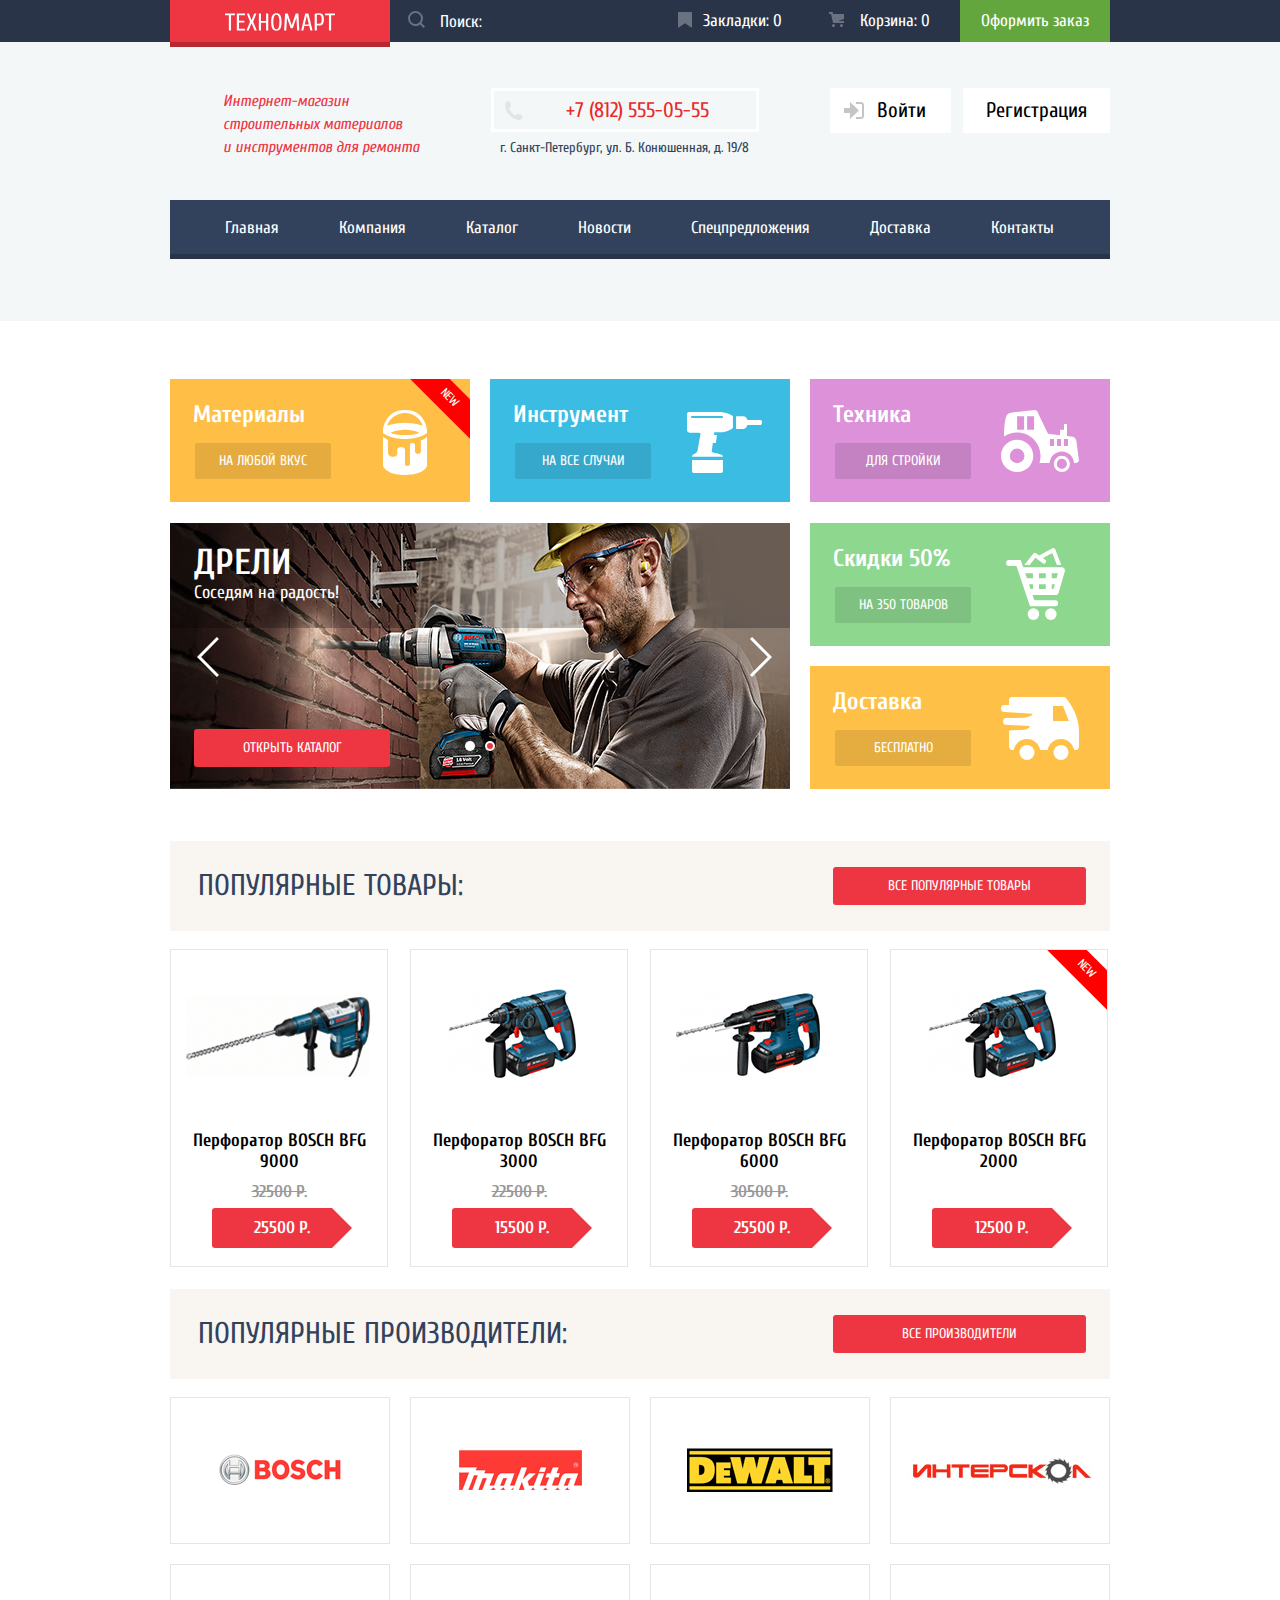
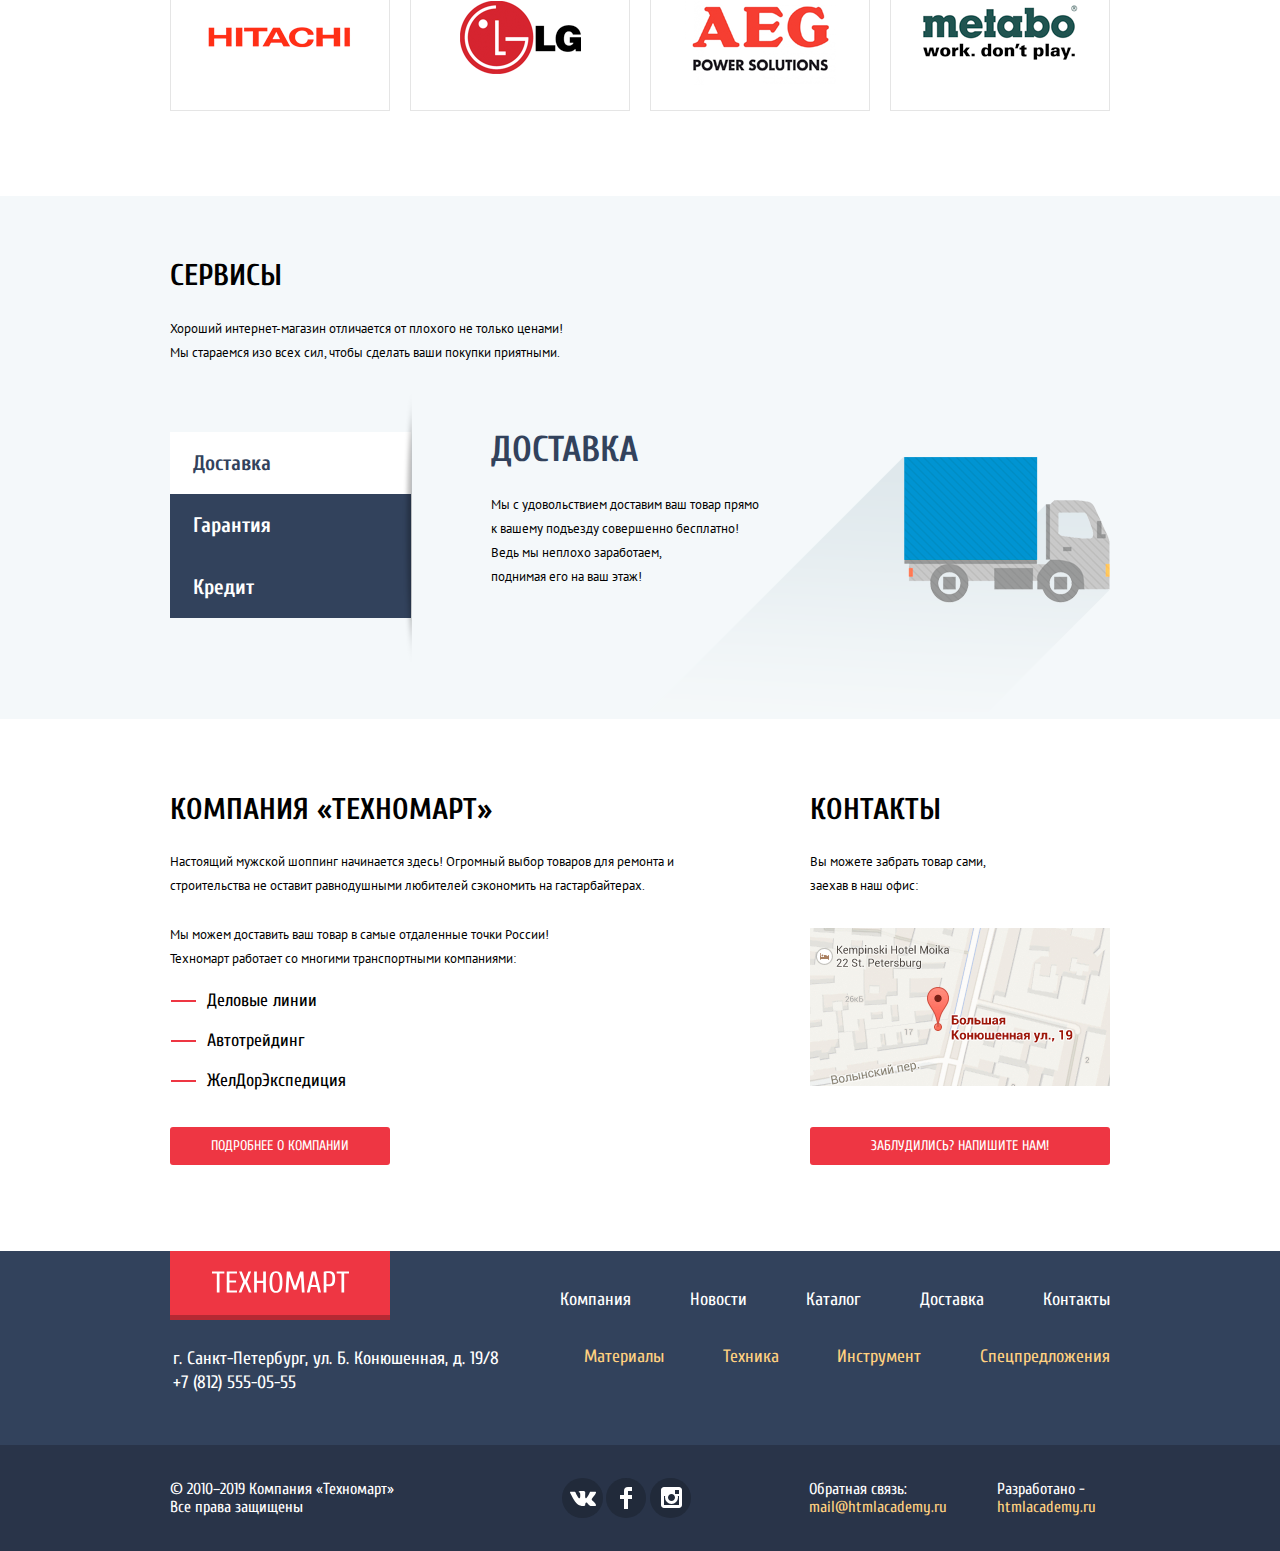
<file: index.html>
<!DOCTYPE html>
<html lang="ru">
  <head>
    <meta charset="utf-8">
    <title>HTML Academy: Техномарт</title>
    <link href="https://fonts.googleapis.com/css?family=Cuprum:400,400i,700%7CPT+Sans:400,700&amp;subset=cyrillic" rel="stylesheet">
    <link href="css/normalize.css" rel="stylesheet">
    <link href="css/styles.min.css" rel="stylesheet">
  </head>
  <body>
    <header class="main-header">
      <div class="controls-container">
        <div class="controls-header">
          <a href="index.html" class="logo" aria-label="логотип компании">
            <img src="img/logo-technomart.svg" width="110" height="18" alt="ТЕХНОМАРТ">
          </a>
          <form class="search-form" action="https://echo.htmlacademy.ru" method="post">
            <input id="search-items" class="input-search" name="search-data" type="text" placeholder="Поиск:">
            <label for="search-items" class="search-icon"></label>
          </form>
          <a href="bookmarks.html" class="bookmarks">Закладки: 0</a>
          <a href="cart.html" class="cart">Корзина: 0</a>
          <a href="makeorder.html" class="button button-order">Оформить заказ</a>
        </div>
      </div>
      <div class="header-container">
        <section class="intro-title">
          <h1 class="main-title">
            Интернет-магазин строительных материалов и инструментов для ремонта
          </h1>
          <div class="header-contacts">
            <span>+7 (812) 555-05-55</span>
            <address class="company-address">г. Санкт-Петербург, ул. Б. Конюшенная, д. 19/8</address>
          </div>
          <div class="user-control">
            <div class="user-info">
              <p>
                <a href="#" class="profile-button" aria-label="Профиль пользователя">
                  Равшан Джамшутович
                </a>
                <a href="#" class="exit-button" aria-label="Кпнока выхода"></a>
              </p>
              <p>
                <a href="#" class="user-link orders">Мои заказы</a>
                <a href="#" class="user-link account">Личный кабинет</a>
              </p>
            </div>
            <ul class="vertical-list log-in-out">
              <li><a class="button button-login" href="#"><span>Войти</span></a></li>
              <li><a class="button button-registration" href="#"><span>Регистрация</span></a></li>
            </ul>
          </div>
        </section>
        <nav class="main-navigation">
          <ul class="vertical-list site-navigation">
            <li><a href="#">Главная</a></li>
            <li><a href="#">Компания</a></li>
            <li><a href="catalog.html">Каталог</a></li>
            <li><a href="#">Новости</a></li>
            <li><a href="#">Спецпредложения</a></li>
            <li><a href="#">Доставка</a></li>
            <li><a href="#">Контакты</a></li>
          </ul>
        </nav>
      </div>
    </header>
    <main class="container">
      <div class="container-min-width">
        <section class="basic-services">
          <h2 class="visually-hidden">Основные товары и услуги</h2>
          <div class="services-container">
            <div class="service-card card-materials new-item">
              <p>Материалы</p>
              <a href="#" class="button">НА ЛЮБОЙ ВКУС</a>
            </div>
            <div class="service-card card-tools">
              <p>Инструмент</p>
              <a href="#" class="button">НА ВСЕ СЛУЧАИ</a>
            </div>
            <div class="service-card card-technics">
              <p>Техника</p>
              <a href="#" class="button">Для стройки</a>
            </div>
            <section class="services-slider">
              <input class="visually-hidden" type="radio" id="slider-1" name="slider-toggle">
              <input class="visually-hidden" type="radio" id="slider-2" name="slider-toggle" checked>
              <div class="slider-controls">
                <label class="slider-controls-item slider-controls-item--1" for="slider-1">Первый</label>
                <label class="slider-controls-item slider-controls-item--2" for="slider-2">Второй</label>
              </div>
              <button class="arrow arrow-left"><span class="visually-hidden">Предыдущее изображение</span></button>
              <button class="arrow arrow-right"><span class="visually-hidden">Следующее изображение</span></button>
              <ul class="slider-list">
                <li class="slider-item">
                  <h3>ПЕРФОРАТОРЫ</h3>
                  <p>Настоящие мужские игрушки</p>
                  <a href="catalog.html" class="button button-red button-catalog">ОТКРЫТЬ КАТАЛОГ</a>
                </li>
                <li class="slider-item">
                  <h3>ДРЕЛИ</h3>
                  <p>Соседям на радость!</p>
                  <a href="catalog.html" class="button button-red button-catalog">ОТКРЫТЬ КАТАЛОГ</a>
                </li>
              </ul>
            </section>
            <div>
              <div class="service-card card-discounts">
                <p>Скидки 50%</p>
                <a href="#" class="button">НА 350 ТОВАРОВ</a>
              </div>
              <div class="service-card card-delivery">
                <p>Доставка</p>
                <a href="#" class="button">БЕСПЛАТНО</a>
              </div>
            </div>
          </div>
        </section>
        <section class="popular-products">
          <div class="header-wrapper">
            <h2>ПОПУЛЯРНЫЕ ТОВАРЫ:</h2>
            <a href="#" class="button button-red">ВСЕ ПОПУЛЯРНЫЕ ТОВАРЫ</a>
          </div>
          <ul class="cards-list popular-list">
            <li class="catalog-item">
              <div class="actions">
                <a href="buyproduct.html" class="buy">Купить</a>
                <a href="#" class="bookmark">В закладки</a>
              </div>
              <img src="img/perforator_1.jpg" width="218" height="170" alt="Перфоратор BOSCH BFG 3000">
              <h3>
                <a href="catalog-item.html" class="card-item-name">
                  Перфоратор BOSCH BFG 9000
                </a>
              </h3>
              <span class="old-price">32500 Р.</span>
              <span class="current-price">25500 Р.</span>
            </li>
            <li class="catalog-item">
              <div class="actions">
                <a href="buyproduct.html" class="buy">Купить</a>
                <a href="#" class="bookmark">В закладки</a>
              </div>
              <img src="img/perforator_2.jpg" width="218" height="170" alt="Перфоратор BOSCH BFG 3000">
              <h3>
                <a href="catalog-item.html" class="card-item-name">
                  Перфоратор BOSCH BFG 3000
                </a>
              </h3>
              <span class="old-price">22500 Р.</span>
              <span class="current-price">15500 Р.</span>
            </li>
            <li class="catalog-item">
              <div class="actions">
                <a href="buyproduct.html" class="buy">Купить</a>
                <a href="#" class="bookmark">В закладки</a>
              </div>
              <img src="img/perforator_3.jpg" width="218" height="170" alt="Перфоратор BOSCH BFG 3000">
              <h3>
                <a href="catalog-item.html" class="card-item-name">
                  Перфоратор BOSCH BFG 6000
                </a>
              </h3>
              <span class="old-price">30500 Р.</span>
              <span class="current-price">25500 Р.</span>
            </li>
            <li class="catalog-item new-item">
              <div class="actions">
                <a href="buyproduct.html" class="buy">Купить</a>
                <a href="#" class="bookmark">В закладки</a>
              </div>
              <img src="img/perforator_4.jpg" width="218" height="170" alt="Перфоратор BOSCH BFG 3000">
              <h3>
                <a href="catalog-item.html" class="card-item-name">
                  Перфоратор BOSCH BFG 2000
                </a>
              </h3>
              <span class="old-price"></span>
              <span class="current-price">12500 Р.</span>
            </li>
          </ul>
        </section>
        <section class="popular-manufacturers">
          <div class="header-wrapper">
            <h2>ПОПУЛЯРНЫЕ ПРОИЗВОДИТЕЛИ:</h2>
            <a href="#" class="button button-red">ВСЕ ПРОИЗВОДИТЕЛИ</a>
          </div>
          <ul class="cards-list manufacturers-list">
            <li class="manufacturer-item"><a href="#" aria-label="Производитель бош"><img src="img/manufacturers/bosch.png"  width="126" height="37" alt="bosch"></a></li>
            <li class="manufacturer-item"><a href="#" aria-label="Производитель макита"><img src="img/manufacturers/makita.png" width="123" height="40" alt="makita"></a></li>
            <li class="manufacturer-item"><a href="#" aria-label="Производитель девальт"><img src="img/manufacturers/dewalt.png" width="146" height="44" alt="dewalt"></a></li>
            <li class="manufacturer-item"><a href="#" aria-label="Производитель интерскол"><img class="mb-10" src="img/manufacturers/interskol.png" width="200" height="88" alt="interskol"></a></li>
            <li class="manufacturer-item"><a href="#" aria-label="Производитель хитачи"><img src="img/manufacturers/hitachi.png"  width="169" height="31" alt="hitachi"></a></li>
            <li class="manufacturer-item"><a href="#" aria-label="Производитель лг"><img src="img/manufacturers/lg.png" width="121" height="73" alt="lg"></a></li>
            <li class="manufacturer-item"><a href="#" aria-label="Производитель аег"><img src="img/manufacturers/aeg.png" width="151" height="96" alt="aeg"></a></li>
            <li class="manufacturer-item"><a href="#" aria-label="Производитель метабо"><img class="mb-10" src="img/manufacturers/metabo.png" width="204" height="69" alt="metabo"></a></li>
          </ul>
        </section>
      </div>
      <section class="services">
        <div class="container-services container-min-width">
          <div class="services-header">
            <h2>СЕРВИСЫ</h2>
            <p>
              Хороший интернет-магазин отличается от плохого не только ценами!
              Мы стараемся изо всех сил, чтобы сделать ваши покупки приятными.
            </p>
          </div>
          <div class="services-content">
            <div id="content-toggle" class="content-toggle">
              <input class="visually-hidden radio-toggle" type="radio" id="delivery" name="content-type" value="delivery" checked><label for="delivery">Доставка</label>
              <input class="visually-hidden radio-toggle" type="radio" id="guarantee" name="content-type" value="guarantee"><label for="guarantee">Гарантия</label>
              <input class="visually-hidden radio-toggle" type="radio" id="credit" name="content-type" value="credit"><label for="credit">Кредит</label>
            </div>
            <div class="toggle services-delivery">
              <h3>ДОСТАВКА</h3>
              <p>
                Мы с удовольствием доставим ваш товар прямо
                к вашему подъезду совершенно бесплатно! Ведь мы неплохо заработаем, поднимая его на ваш этаж!
              </p>
            </div>
            <div class="toggle services-guarantee hidden">
              <h3>ГАРАНТИЯ</h3>
              <p>
                Если купленный у нас товар поломается или заискрит,
                а также в случае пожара, спровоцированного его возгаранием,  вы всегда можете быть уверены в нашей гарантии. Мы обменяем сгоревший товар на новый.
                Дом уж восстановите как-нибудь сами.
              </p>
            </div>
            <div class="toggle services-credit hidden">
              <h3>КРЕДИТ</h3>
              <p>
                Залезть в долговую яму стало проще!
                Кредитные консультанты придут вам на помощь.
              </p>
            </div>
          </div>
        </div>
      </section>
      <div class="container-min-width">
        <div class="info-about">
        <section class="about">
          <h2>КОМПАНИЯ «ТЕХНОМАРТ»</h2>
          <p>
            Настоящий мужской шоппинг начинается здесь! Огромный выбор товаров для ремонта и<br>
            строительства не оставит равнодушными любителей сэкономить на гастарбайтерах.<br>
          </p>
          <p>
            Мы можем доставить ваш товар в самые отдаленные точки России!<br>
            Техномарт работает со многими транспортными компаниями: <br>
          </p>
          <ul class="transport">
            <li>Деловые линии</li>
            <li>Автотрейдинг</li>
            <li>ЖелДорЭкспедиция</li>
          </ul>
          <a href="#" class="button button-red">ПОДРОБНЕЕ О КОМПАНИИ</a>
        </section>

        <section class="contacts-map">
          <h2>КОНТАКТЫ</h2>
          <p>
            Вы можете забрать товар сами,<br>
            заехав в наш офис:<br>
          </p>
          <a href="companyonmap.html" class="button-map" aria-label="Сервис карт">
            <img class="map-img" src="img/map.jpg" width="300" height="158" alt="г. Санкт-Петербург, ул. Б. Конюшенная, д. 19/8">
          </a>
          <a href="writeus.html" class="button button-red btn-write-us-open">Заблудились? Напишите нам!</a>
        </section>
      </div>
      </div>
    </main>
    <footer class="main-footer">
      <section class="footer-navigation">
        <div class="contacts-column">
          <a href="index.html" class="footer-logo" aria-label="Логотип компании">
            <img src="img/logo-technomart.svg" width="137" height="22" alt="ТЕХНОМАРТ">
          </a>
          <div class="footer-contacts">
            <address class="footer-address">г. Санкт-Петербург, ул. Б. Конюшенная, д. 19/8</address>
            <span>+7 (812) 555-05-55</span>
          </div>
        </div>
        <div class="navigation-column">
          <ul class="vertical-list site-nav">
            <li><a href="#">Компания</a></li>
            <li><a href="#">Новости</a></li>
            <li><a href="#">Каталог</a></li>
            <li><a href="#">Доставка</a></li>
            <li><a href="#">Контакты</a></li>
          </ul>
          <ul class="vertical-list site-offer">
            <li><a href="#">Материалы</a></li>
            <li><a href="#">Техника</a></li>
            <li><a href="#">Инструмент</a></li>
            <li><a href="#">Спецпредложения</a></li>
          </ul>
        </div>
      </section>
      <section class="footer-copyright">
        <div class="copyright-container">
          <div class="column-copyright">
            <span>© 2010–2019 Компания «Техномарт»</span>
            <span>Все права защищены</span>
          </div>
          <div class="column-socials">
            <ul class="vertical-list socials-links">
              <li class="icon-vk"><a href="#" aria-label="техномаркет вконтакте"><img src="img/icon-vk.svg" alt="Вконтакте" width="26" height="15"></a><span class="visually-hidden">Техномаркет вконтакте</span></li>
              <li class="icon-fb"><a href="#" aria-label="техномаркет на фейсбуке"><img src="img/icon-fb.svg" alt="Фейсбук" width="22" height="22"></a><span class="visually-hidden">Техномаркет на фейсбуке</span></li>
              <li class="icon-insta"><a href="#" aria-label="техномаркет в инстаграме"><img src="img/icon-insta.svg" alt="Инстаграм" width="21" height="21"><span class="visually-hidden">Техномаркет в инстаграме</span></a></li>
            </ul>
            <div class="developers-info">
              <span>Обратная связь:</span>
              <a href="mailto:mail@htmlacademy.ru" class="button" aria-label="Свяжитесь с нами">mail@htmlacademy.ru</a>
            </div>
            <div class="developers-info">
              <span>Разработано - </span>
              <a href="https://htmlacademy.ru/intensive/htmlcss" class="button" aria-label="Сайт разработчиков HTML Academy">htmlacademy.ru</a>
            </div>
          </div>
        </div>
      </section>
    </footer>

    <section class="modal modal-map">
      <h2 class="visually-hidden">Как до нас добраться</h2>
      <button class="modal-close" type="button"><span class="visually-hidden">Закрыть</span></button>
      <iframe src="https://www.google.com/maps/embed?pb=!1m18!1m12!1m3!1d1998.6037999040354!2d30.322010416394033!3d59.938716271971415!2m3!1f0!2f0!3f0!3m2!1i1024!2i768!4f13.1!3m3!1m2!1s0x4696310fca5ba729%3A0xea9c53d4493c879f!2sBolshaya+Konyushennaya+ul.%2C+19%2C+Sankt-Peterburg%2C+Russia%2C+191186!5e0!3m2!1sen!2s!4v1441888483426" width="940" height="447" allowfullscreen></iframe>
      <p><img src="img/modal-map.jpg" width="940" height="447" alt="Офис компании по адресу ул. Большая Конюшенная 19/8, Санкт-Петербург"></p>
    </section>

    <section class="modal modal-write-us">
      <h2 class="visually-hidden">Свяжитесь с нами</h2>
      <button class="modal-close" type="button"><span class="visually-hidden">Закрыть</span></button>
      <form class="write-us-form" action="https://echo.htmlacademy.ru" method="post">
        <fieldset class="form-data">
          <div class="users-data">
            <p>
              <label class="user-input-label" for="user-name">Ваше имя:</label>
              <input class="user-data-popup" id="user-name" type="text" name="user-name" placeholder="Имя Фамилия">
            </p>
            <p>
              <label class="user-input-label" for="user-email">Ваш e-mail:</label>
              <input class="user-data-popup" id="user-email" type="text" name="user-email" placeholder="email@example.com">
            </p>
          </div>
          <p class="letter-area">
            <label class="user-input-label" for="user-letter">Текст письма:</label>
            <textarea id="user-letter" class="user-letter" name="user-letter" placeholder="В свободной форме"></textarea>
          </p>
        </fieldset>
        <div class="submit-button">
          <button class="button button-red button-write-us" type="submit">Отправить</button>
        </div>
      </form>
    </section>

    <section class="modal modal-product-added">
      <p>
        <span>Товар добавлен в корзину!</span>
      </p>
      <button class="modal-close" type="button"><span class="visually-hidden">Закрыть</span></button>
      <div class="product-added-buttons">
        <a class="button button-red button-modal-order">ОФОРМИТЬ ЗАКАЗ</a>
        <button class="button continue-purchase" type="button">ПРОДОЛЖИТЬ ПОКУПКИ</button>
      </div>
    </section>
    <script src="js/scripts.min.js"></script>
  </body>
</html>
</file>
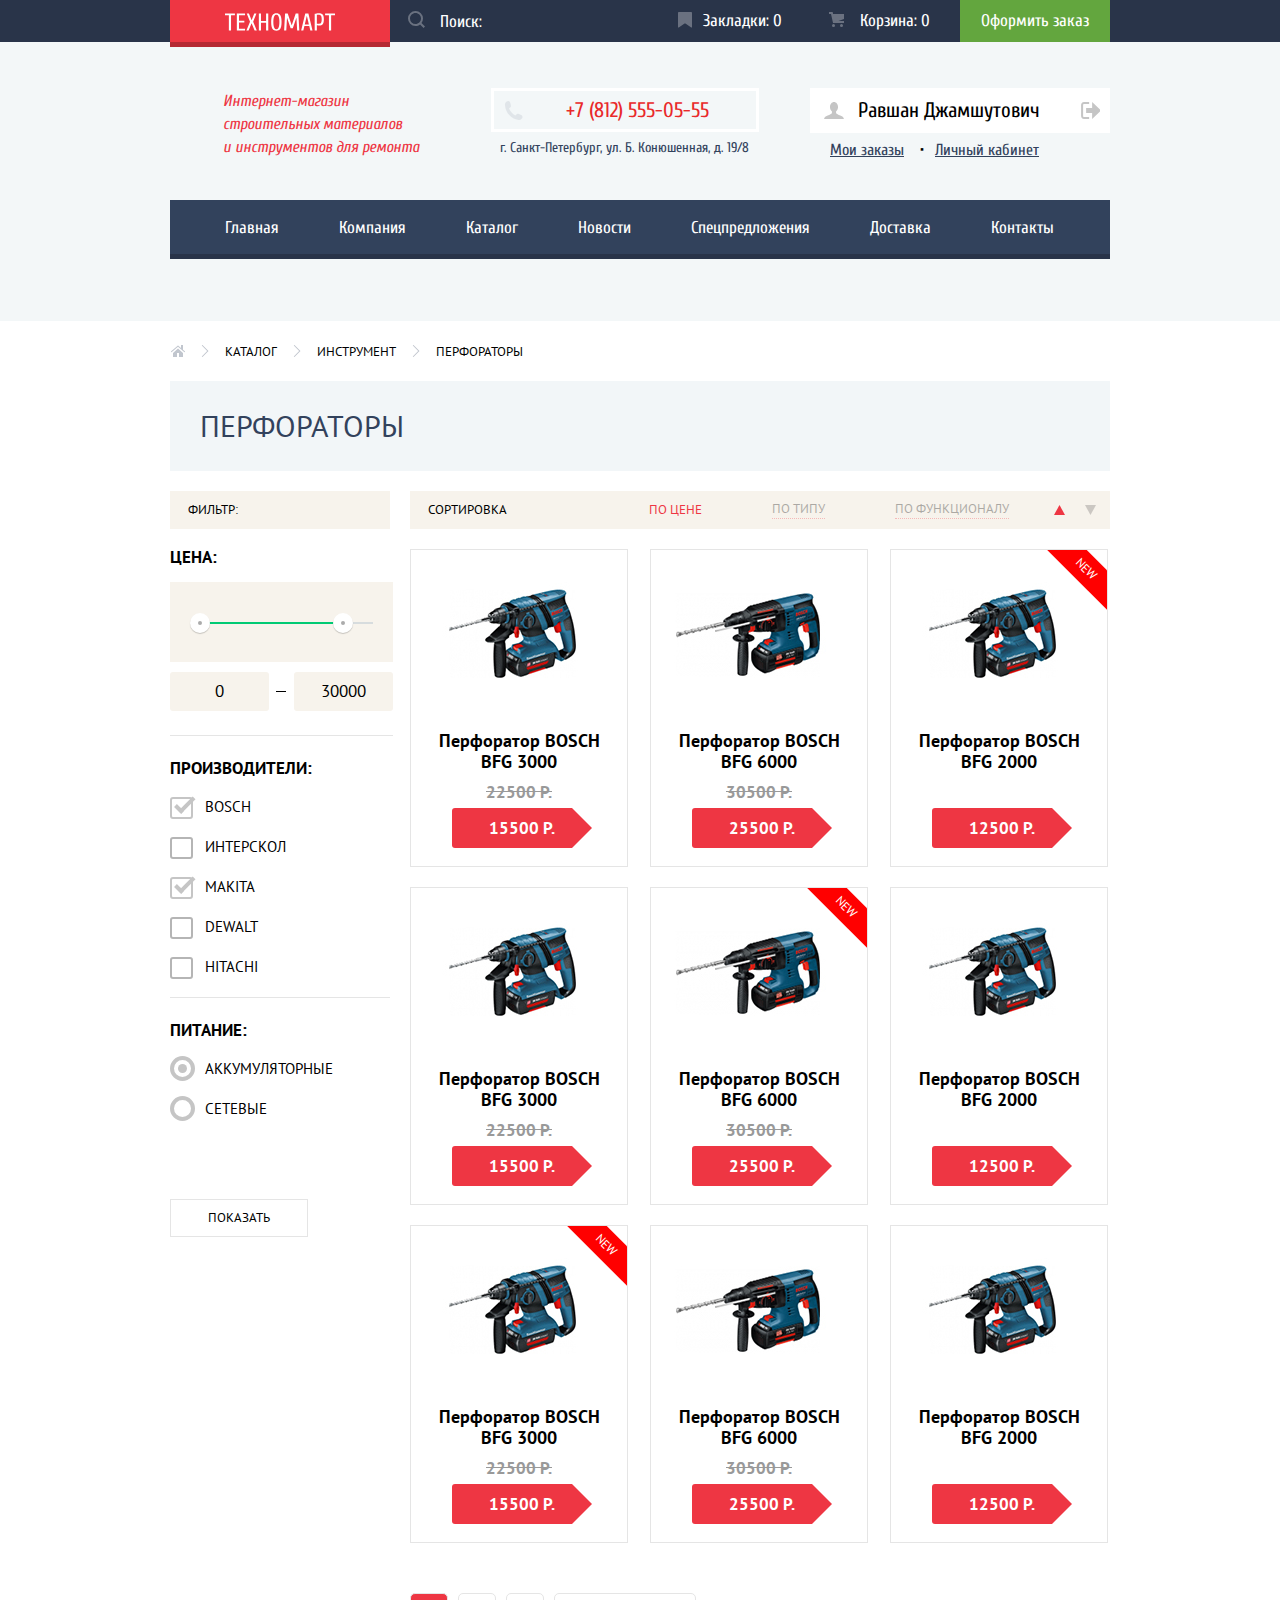
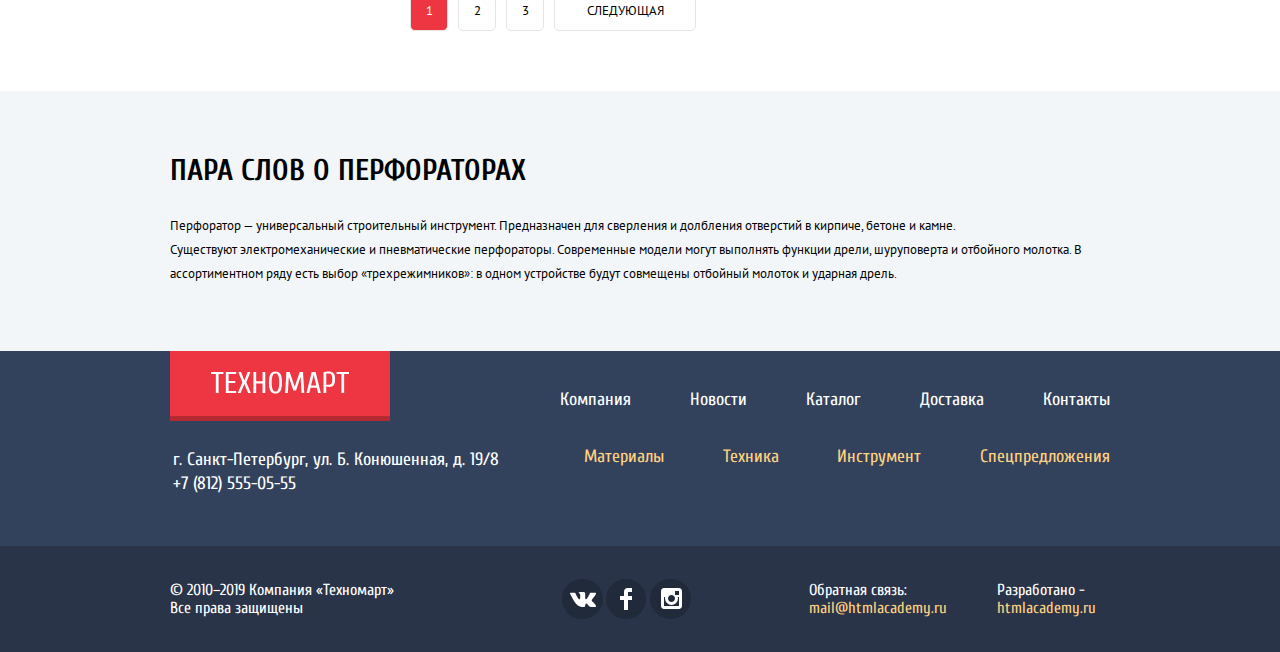
<file: catalog.html>
<!DOCTYPE html>
<html lang="en">
  <head>
    <meta charset="UTF-8">
    <title>Каталог</title>
    <link href="https://fonts.googleapis.com/css?family=Cuprum:400,400i,700%7CPT+Sans:400,700&amp;subset=cyrillic" rel="stylesheet">
    <link href="css/normalize.css" rel="stylesheet">
    <link href="css/styles.min.css" rel="stylesheet">
  </head>
  <body>
    <header class="main-header">
      <div class="controls-container">
        <div class="controls-header">
          <a href="index.html" class="logo" aria-label="логотип компании">
            <img src="img/logo-technomart.svg" width="110" height="18" alt="ТЕХНОМАРТ">
          </a>
          <form class="search-form" action="https://echo.htmlacademy.ru" method="post">
            <input id="search-items" class="input-search" name="search-data" type="text" placeholder="Поиск:">
            <label for="search-items" class="search-icon"></label>
          </form>
          <a href="bookmarks.html" class="bookmarks">Закладки: 0</a>
          <a href="cart.html" class="cart">Корзина: 0</a>
          <a href="makeorder.html" class="button button-order">Оформить заказ</a>
        </div>
      </div>
      <div class="header-container">
        <section class="intro-title">
          <h1 class="main-title">
            Интернет-магазин строительных материалов и инструментов для ремонта
          </h1>
          <div class="header-contacts">
            <span>+7 (812) 555-05-55</span>
            <address class="company-address">г. Санкт-Петербург, ул. Б. Конюшенная, д. 19/8</address>
          </div>
          <div class="user-control authorized">
            <div class="user-info">
              <p>
                <a href="#" class="profile-button" aria-label="Профиль пользователя">
                  Равшан Джамшутович
                </a>
                <a href="#" class="exit-button" aria-label="Кпнока выхода"></a>
              </p>
              <p>
                <a href="#" class="user-link orders">Мои заказы</a>
                <a href="#" class="user-link account">Личный кабинет</a>
              </p>
            </div>
            <ul class="vertical-list log-in-out">
              <li><a class="button button-login" href="#"><span>Войти</span></a></li>
              <li><a class="button button-registration" href="#"><span>Регистрация</span></a></li>
            </ul>
          </div>
        </section>
        <nav class="main-navigation">
          <ul class="vertical-list site-navigation">
            <li><a href="index.html">Главная</a></li>
            <li><a href="#">Компания</a></li>
            <li><a href="#">Каталог</a></li>
            <li><a href="#">Новости</a></li>
            <li><a href="#">Спецпредложения</a></li>
            <li><a href="#">Доставка</a></li>
            <li><a href="#">Контакты</a></li>
          </ul>
        </nav>
      </div>
    </header>
    <main class="container container-catalog">
      <div class="container-min-width">
        <ul class="breadcrumbs vertical-list">
          <li><a href="index.html"><img src="img/icon-home.svg" width="15" height="12" alt="Главная"></a></li>
          <li><a href="catalog.html">Каталог</a></li>
          <li><a href="#">Инструмент</a></li>
          <li class="breadcrumbs-current">ПЕРФОРАТОРЫ</li>
        </ul>
        <div class="header-wrapper catalog-name">
          <h2>ПЕРФОРАТОРЫ</h2>
        </div>
        <div class="filters-head">
          <div class="filter-name">
            ФИЛЬТР:
          </div>
          <div class="sort-types">
            <span>СОРТИРОВКА</span>
            <a href="#" class="sort-type active-sort"><span>ПО ЦЕНЕ</span></a>
            <a href="#" class="sort-type"><span>ПО ТИПУ</span></a>
            <a href="#" class="sort-type"><span>ПО ФУНКЦИОНАЛУ</span></a>
            <a href="#" class="sort-direction list-up active" aria-label="сортировка по убыванию"></a>
            <a href="#" class="sort-direction list-down" aria-label="сортировка по возрастанию"></a>
          </div>
        </div>
        <div class="main-content-wrapper">
          <section class="filters">
            <h2 class="visually-hidden">Фильтр товаров</h2>
            <form class="filter-form" action="https://echo.htmlacademy.ru" method="post">
              <fieldset class="filter price">
                <legend class="filter-legend">ЦЕНА:</legend>
                <div class="range-price">
                  <button type="button" class="range-toggle range-toggle-min"><span class="visually-hidden">левый ползунок цены</span></button>
                  <button type="button" class="range-toggle range-toggle-max"><span class="visually-hidden">правый ползунок цены</span></button>
                  <!--<input type="range">-->
                  <div class="scale">
                    <div class="bar"></div>
                  </div>
                  <!--<div class="range-toggle range-toggle-min"></div>-->
                  <!--<div class="range-toggle range-toggle-max"></div>-->
                </div>
                <div class="min-max-price">
                  <input type="text" value="0">
                  <input type="text" value="30000">
                </div>
              </fieldset>
              <fieldset class="filter producers">
                <legend class="filter-legend">ПРОИЗВОДИТЕЛИ:</legend>
                <ul class="controls-list">
                  <li>
                    <label>
                      <input class="visually-hidden filter-input filter-input-checkbox" type="checkbox" name="bosch" checked>
                      <span class="checkbox-indicator"></span>
                      <span class="checkbox-text">BOSCH</span>
                    </label>
                  </li>
                  <li>
                    <label>
                      <input class="visually-hidden filter-input filter-input-checkbox" type="checkbox" name="interskol">
                      <span class="checkbox-indicator"></span>
                      <span class="checkbox-text">ИНТЕРСКОЛ</span>
                    </label>
                  </li>
                  <li>
                    <label>
                      <input class="visually-hidden filter-input filter-input-checkbox" type="checkbox" name="makita" checked>
                      <span class="checkbox-indicator"></span>
                      <span class="checkbox-text">MAKITA</span>
                    </label>
                  </li>
                  <li>
                    <label>
                      <input class="visually-hidden filter-input filter-input-checkbox" type="checkbox" name="dewalt">
                      <span class="checkbox-indicator"></span>
                      <span class="checkbox-text">DEWALT</span>
                    </label>
                  </li>
                  <li>
                    <label>
                      <input class="visually-hidden filter-input filter-input-checkbox" type="checkbox" name="hitachi">
                      <span class="checkbox-indicator"></span>
                      <span class="checkbox-text">HITACHI</span>
                    </label>
                  </li>
                </ul>
              </fieldset>
              <fieldset class="filter product-type">
                <legend class="filter-legend">ПИТАНИЕ:</legend>
                <ul class="controls-list">
                  <li class="filter-option">
                    <input class="visually-hidden radio" type="radio" id="battery" name="power-type" value="battery" checked><label for="battery">АККУМУЛЯТОРНЫЕ</label>
                  </li>
                  <li class="filter-option">
                    <input class="visually-hidden radio" type="radio" id="networked" name="power-type" value="networked"><label for="networked">СЕТЕВЫЕ</label>
                  </li>
                </ul>
              </fieldset>
              <button type="submit" class="button filter-button">ПОКАЗАТЬ</button>
            </form>
          </section>

          <section class="catalog">
            <h2 class="visually-hidden">Список отфильтрованных товаров</h2>
            <ul class="cards-list catalog-list">
              <li class="catalog-item">
                <div class="actions">
                  <a href="buyproduct.html" class="buy">Купить</a>
                  <a href="#" class="bookmark">В закладки</a>
                </div>
                <img src="img/perforator_2.jpg" width="218" height="170" alt="Перфоратор BOSCH BFG 3000">
                <h3>
                  <a href="catalog-item.html" class="card-item-name">
                    Перфоратор BOSCH BFG 3000
                  </a>
                </h3>
                <div class="old-price">22500 Р.</div>
                <div class="current-price">15500 Р.</div>
              </li>
              <li class="catalog-item">
                <div class="actions">
                  <a href="buyproduct.html" class="buy">Купить</a>
                  <a href="#" class="bookmark">В закладки</a>
                </div>
                <img src="img/perforator_3.jpg" width="218" height="170" alt="Перфоратор BOSCH BFG 3000">
                <h3>
                  <a href="catalog-item.html" class="card-item-name">
                    Перфоратор BOSCH BFG 6000
                  </a>
                </h3>
                <div class="old-price">30500 Р.</div>
                <div class="current-price">25500 Р.</div>
              </li>
              <li class="catalog-item new-item">
                <div class="actions">
                  <a href="buyproduct.html" class="buy">Купить</a>
                  <a href="#" class="bookmark">В закладки</a>
                </div>
                <img src="img/perforator_4.jpg" width="218" height="170" alt="Перфоратор BOSCH BFG 3000">
                <h3>
                  <a href="catalog-item.html" class="card-item-name">
                    <span class="catalog-product-name">Перфоратор BOSCH</span>
                    <span class="catalog-item-model">BFG 2000</span>
                  </a>
                </h3>
                <div class="old-price"></div>
                <div class="current-price">12500 Р.</div>
              </li>
              <li class="catalog-item">
                <div class="actions">
                  <a href="buyproduct.html" class="buy">Купить</a>
                  <a href="#" class="bookmark">В закладки</a>
                </div>
                <img src="img/perforator_2.jpg" width="218" height="170" alt="Перфоратор BOSCH BFG 3000">
                <h3>
                  <a href="catalog-item.html" class="card-item-name">
                    Перфоратор BOSCH BFG 3000
                  </a>
                </h3>
                <div class="old-price">22500 Р.</div>
                <div class="current-price">15500 Р.</div>
              </li>
              <li class="catalog-item new-item">
                <div class="actions">
                  <a href="buyproduct.html" class="buy">Купить</a>
                  <a href="#" class="bookmark">В закладки</a>
                </div>
                <img src="img/perforator_3.jpg" width="218" height="170" alt="Перфоратор BOSCH BFG 3000">
                <h3>
                  <a href="catalog-item.html" class="card-item-name">
                    Перфоратор BOSCH BFG 6000
                  </a>
                </h3>
                <div class="old-price">30500 Р.</div>
                <div class="current-price">25500 Р.</div>
              </li>
              <li class="catalog-item">
                <div class="actions">
                  <a href="buyproduct.html" class="buy">Купить</a>
                  <a href="#" class="bookmark">В закладки</a>
                </div>
                <img src="img/perforator_4.jpg" width="218" height="170" alt="Перфоратор BOSCH BFG 3000">
                <h3>
                  <a href="catalog-item.html" class="card-item-name">
                    Перфоратор BOSCH BFG 2000
                  </a>
                </h3>
                <div class="old-price"></div>
                <div class="current-price">12500 Р.</div>
              </li>
              <li class="catalog-item new-item">
                <div class="actions">
                  <a href="buyproduct.html" class="buy">Купить</a>
                  <a href="#" class="bookmark">В закладки</a>
                </div>
                <img src="img/perforator_2.jpg" width="218" height="170" alt="Перфоратор BOSCH BFG 3000">
                <h3>
                  <a href="catalog-item.html" class="card-item-name">
                    Перфоратор BOSCH BFG 3000
                  </a>
                </h3>
                <div class="old-price">22500 Р.</div>
                <div class="current-price">15500 Р.</div>
              </li>
              <li class="catalog-item">
                <div class="actions">
                  <a href="buyproduct.html" class="buy">Купить</a>
                  <a href="#" class="bookmark">В закладки</a>
                </div>
                <img src="img/perforator_3.jpg" width="218" height="170" alt="Перфоратор BOSCH BFG 3000">
                <h3>
                  <a href="catalog-item.html" class="card-item-name">
                    Перфоратор BOSCH BFG 6000
                  </a>
                </h3>
                <div class="old-price">30500 Р.</div>
                <div class="current-price">25500 Р.</div>
              </li>
              <li class="catalog-item">
                <div class="actions">
                  <a href="buyproduct.html" class="buy">Купить</a>
                  <a href="#" class="bookmark">В закладки</a>
                </div>
                <img src="img/perforator_4.jpg" width="218" height="170" alt="Перфоратор BOSCH BFG 3000">
                <h3>
                  <a href="catalog-item.html" class="card-item-name">
                    Перфоратор BOSCH BFG 2000
                  </a>
                </h3>
                <div class="old-price"></div>
                <div class="current-price">12500 Р.</div>
              </li>
            </ul>
            <ul class="vertical-list pagination">
              <li><a href="#" class="active-page">1</a></li>
              <li><a href="#">2</a></li>
              <li><a href="#">3</a></li>
              <li><a href="#" class="next-page">СЛЕДУЮЩАЯ</a></li>
            </ul>
          </section>
        </div>
      </div>
      <section class="product-description">
        <div class="container-min-width">
          <h2>ПАРА СЛОВ О ПЕРФОРАТОРАХ</h2>
          <p>
            Перфоратор — универсальный строительный инструмент. Предназначен для сверления и долбления отверстий в кирпиче, бетоне и камне.
            Существуют электромеханические и пневматические перфораторы. Современные модели могут выполнять функции дрели, шуруповерта и отбойного молотка. В ассортиментном ряду есть выбор «трехрежимников»: в одном устройстве будут совмещены отбойный молоток и ударная дрель.
          </p>
        </div>
      </section>
    </main>
    <footer class="main-footer">
      <section class="footer-navigation">
        <div class="contacts-column">
          <a href="index.html" class="footer-logo" aria-label="Логотип компании">
            <img src="img/logo-technomart.svg" width="138" height="23" alt="ТЕХНОМАРТ">
          </a>
          <div class="footer-contacts">
            <address class="footer-address">г. Санкт-Петербург, ул. Б. Конюшенная, д. 19/8</address>
            <span>+7 (812) 555-05-55</span>
          </div>
        </div>
        <div class="navigation-column">
          <ul class="vertical-list site-nav">
            <li><a href="#">Компания</a></li>
            <li><a href="#">Новости</a></li>
            <li><a href="#">Каталог</a></li>
            <li><a href="#">Доставка</a></li>
            <li><a href="#">Контакты</a></li>
          </ul>
          <ul class="vertical-list site-offer">
            <li><a href="#">Материалы</a></li>
            <li><a href="#">Техника</a></li>
            <li><a href="#">Инструмент</a></li>
            <li><a href="#">Спецпредложения</a></li>
          </ul>
        </div>
      </section>
      <section class="footer-copyright">
        <div class="copyright-container">
          <div class="column-copyright">
            <span>© 2010–2019 Компания «Техномарт»</span>
            <span>Все права защищены</span>
          </div>
          <div class="column-socials">
            <ul class="vertical-list socials-links">
              <li class="icon-vk"><a href="#" aria-label="техномаркет вконтакте"><img src="img/icon-vk.svg" alt="Вконтакте" width="26" height="15"></a><span class="visually-hidden">Техномаркет вконтакте</span></li>
              <li class="icon-fb"><a href="#" aria-label="техномаркет на фейсбуке"><img src="img/icon-fb.svg" alt="Фейсбук" width="22" height="22"></a><span class="visually-hidden">Техномаркет на фейсбуке</span></li>
              <li class="icon-insta"><a href="#" aria-label="техномаркет в инстаграме"><img src="img/icon-insta.svg" alt="Инстаграм" width="21" height="21"><span class="visually-hidden">Техномаркет в инстаграме</span></a></li>
            </ul>
            <div class="developers-info">
              <span>Обратная связь:</span>
              <a href="mailto:mail@htmlacademy.ru" class="button" aria-label="Свяжитесь с нами">mail@htmlacademy.ru</a>
            </div>
            <div class="developers-info">
              <span>Разработано - </span>
              <a href="https://htmlacademy.ru/intensive/htmlcss" class="button" aria-label="Сайт разработчиков HTML Academy">htmlacademy.ru</a>
            </div>
          </div>
        </div>
      </section>
    </footer>

    <section class="modal modal-product-added">
      <p>
        <span>Товар добавлен в корзину!</span>
      </p>
      <button class="modal-close" type="button"><span class="visually-hidden">Закрыть</span></button>
      <div class="product-added-buttons">
        <a class="button button-red button-modal-order">ОФОРМИТЬ ЗАКАЗ</a>
        <button class="button continue-purchase" type="button">ПРОДОЛЖИТЬ ПОКУПКИ</button>
      </div>
    </section>
    <script src="js/scripts.min.js"></script>
  </body>
</html>
</file>
<file: css/styles.min.css>
@keyframes bounce{0%{transform:translateY(-2000px)}70%{transform:translateY(30px)}90%{transform:translateY(-10px)}to{transform:translateY(0)}}@keyframes shake{0%,to{transform:translateX(0)}10%,30%,50%,70%,90%{transform:translateX(-10px)}20%,40%,60%,80%{transform:translateX(10px)}}.visually-hidden{position:absolute;width:1px;height:1px;margin:-1px;border:0;padding:0;white-space:nowrap;clip-path:inset(100%);clip:rect(0 0 0 0);overflow:hidden}body{margin:0;padding:0;font-family:"Cuprum",Arial,sans-serif;color:#000;line-height:1.15;min-width:960px}.button,a{cursor:pointer}a{text-decoration:none}.hidden{display:none}.button{font:inherit;text-align:center;color:#fff;vertical-align:middle;text-transform:uppercase;background-color:#2d69f8;border:0}.button-red{background-color:#ee3643}.button-red:focus,.button-red:hover{background-color:#ca2c37}.button-red:active{background-color:#ba2732}.vertical-list{padding:0;margin:0;list-style:none}.vertical-list li{display:inline-block;vertical-align:middle}.vertical-list a{display:block}.main-header{background-color:#f3f7f8}.header-container{width:940px;padding:0 10px;margin:0 auto;display:flex;flex-direction:column}.controls-container,.site-navigation a:hover{background-color:#293449}.controls-header{display:flex;justify-content:space-between;color:#fff;margin:0 auto 46px;width:940px;padding:0 10px}.controls-header a{color:#fff;white-space:nowrap;font-size:17px;line-height:18px;text-decoration:none;text-align:center;padding-top:12px}.controls-header .logo{width:220px;background-color:#ee3643;box-shadow:0 5px 0 0 #b52933;text-align:center;padding-top:13px}.logo:focus,.logo:hover{background-color:#ca2c37}.logo:active{background-color:#ba2732}.search-form{margin:0;width:270px;position:relative}.input-search:hover+.search-icon{opacity:1}.search-form input{border:0;background:0 0;outline:0;height:100%;width:100%;padding:0 0 0 50px;font-size:17px;line-height:18px;position:relative;box-sizing:border-box}.search-form input::-moz-placeholder{opacity:1}.search-form input:-ms-input-placeholder{color:#fff}.search-icon{position:absolute;width:17px;height:17px;top:1px;left:18px;background-image:url(../img/icon-search.svg);background-repeat:no-repeat;background-position:0 0;opacity:.3}.search-form input:focus{background:#fff}.search-form label{position:absolute;z-index:1;top:11px;padding-left:50px;font-size:17px}.search-form input:focus+.search-icon{background-image:url(../img/icon-search-active.svg);opacity:1}.search-form input::placeholder{color:#fff}.search-form input:focus::placeholder{opacity:0}.cart{position:relative;padding:12px 30px 12px 50px}.bookmarks.item-added,.cart.item-added{background-color:#ee3643}.cart::before{content:"";position:absolute;top:12px;left:19px;width:15px;height:15px;background-image:url(../img/icon-cart.svg);background-repeat:no-repeat;background-position:0 0;opacity:.3}.actions .buy:active::before,.actions .buy:focus::before,.actions .buy:hover::before,.bookmarks:focus::before,.bookmarks:hover::before,.cart:focus::before,.cart:hover::before{opacity:1}.bookmarks:active,.cart:active{background-color:#161d29;opacity:.3}.bookmarks:hover,.cart:hover{background-color:#212a3a}.bookmarks{position:relative;padding:12px 28px 12px 44px}.bookmarks::before{content:"";position:absolute;top:12px;left:19px;width:16px;height:17px;background-image:url(../img/icon-bookmark.svg);background-repeat:no-repeat;background-position:0 0;opacity:.3}.button-order{width:150px;background-color:#63a63e;text-transform:none}.button-order:active,.button-order:focus,.button-order:hover{background-color:#5fbb2d}.button-order:active{background-color:#518534}.intro-title{width:940px;margin:0 auto 40px;display:flex;align-items:center;justify-content:space-between}.main-title{font-size:16px;line-height:23px;font-style:italic;color:#ee3643;font-weight:400;flex-basis:191px;text-align:left;margin:0 0 0 53px}.header-contacts{width:275px;display:flex;flex-direction:column;align-items:center;margin-left:35px}.header-contacts span{position:relative;font-size:21px;line-height:21px;color:#e9292a;border:3px #fff solid;padding:9px 47px 8px 72px;margin-bottom:4px}.header-contacts span::before{content:"";position:absolute;top:10px;left:10px;width:19px;height:19px;background-image:url(../img/icon-phone.svg);background-repeat:no-repeat;background-position:0 0;opacity:.3}.user-control,.user-info{align-self:flex-start}.user-info{margin:0 0 0 15px;position:relative}.authorized .user-info{display:block}.authorized .log-in-out,.user-info{display:none}.user-info p{margin:0;position:relative}.user-info p:first-child{margin-bottom:8px}.user-info p:last-child::before{content:"\2022";position:absolute;top:0;left:110px}.company-address{font-size:14px;line-height:24px;color:#32425c;font-style:normal}.log-in-out{width:315px;align-self:flex-start;text-align:right}.log-in-out .button:hover{color:#ee3643}.button-login:focus span,.button-registration:focus span{color:#ee3643}.button-login:active span,.button-registration:active span{color:#000;opacity:.3}.log-in-out .button{text-transform:none;font-size:21px;line-height:21px;color:#000;background-color:#fff}.button-login{padding:12px 25px 12px 47px;margin-right:8px;position:relative}.button-login::before{content:"";position:absolute;width:20px;height:17px;background-image:url(../img/icon-login.svg);background-repeat:no-repeat;background-position:0 0;top:14px;left:14px}.button-login:focus::before,.button-login:hover::before{background-image:url(../img/icon-login-active.svg)}.button-login:active::before{background-image:url(../img/icon-login.svg)}.profile-button::before{content:"";position:absolute;width:20px;height:17px;background-image:url(../img/icon-user.svg);background-repeat:no-repeat;background-position:0 0;top:14px;left:14px}.profile-button:focus::before,.profile-button:hover::before{background-image:url(../img/icon-user-active.svg)}.profile-button:active::before{background-image:url(../img/icon-user.svg)}.exit-button{position:absolute;width:20px;height:17px;background-image:url(../img/icon-logout.svg);background-repeat:no-repeat;background-position:0 0;top:14px;right:10px}.exit-button:focus,.exit-button:hover{background-image:url(../img/icon-logout-active.svg)}.exit-button:active{background-image:url(../img/icon-logout.svg)}.button-registration{padding:12px 23px}.site-navigation{width:940px;margin:0 auto;background-color:#32425c;box-shadow:inset 0 -5px 0 #293449;display:flex;flex-wrap:wrap}.site-navigation li{padding:0}.site-navigation a{text-align:center;font-size:17px;color:#fff;padding:18px 30px 21px}.site-navigation a:active{opacity:.5}.site-navigation li:first-child a{padding-left:55px}.site-navigation li:last-child a{padding-right:50px}.main-navigation{margin-bottom:62px}.container{background-color:#fff}.container-catalog{font-family:"PT Sans",Arial,sans-serif}.container-min-width{width:940px;padding:0 10px;margin:0 auto}.basic-services{padding:58px 0 52px}.services-container{width:940px;height:410px;display:flex;flex-wrap:wrap;justify-content:space-between;align-content:space-between}.service-card{width:300px;height:123px;padding:21px 23px;box-sizing:border-box;align-items:center;overflow:hidden}.service-card p{margin:0 0 13px;font-size:24px;line-height:30px;font-weight:700;color:#fff}.service-card a{display:block;font-size:14px;line-height:18px;width:136px;padding:9px 0;margin-left:2px;background-color:rgba(0,0,0,.1);border-radius:2px}.service-card a:focus,.service-card a:hover{background-color:rgba(0,0,0,.2)}.service-card a:active{background-color:rgba(0,0,0,.3)}.services-slider{box-sizing:border-box;position:relative}.slider-list{margin:0;padding:0;list-style:none}.slider-item{display:none;flex-direction:column;width:620px;height:266px;padding:22px 24px;box-sizing:border-box}.slider-item:nth-child(1),.slider-item:nth-child(2){background-image:url(../img/slider-1.png);background-repeat:no-repeat}.slider-item:nth-child(2){background-image:url(../img/slider-2.png)}#slider-1:checked~.slider-list .slider-item:nth-child(1),#slider-2:checked~.slider-list .slider-item:nth-child(2){display:flex}#slider-1:checked~.slider-controls .slider-controls-item--1::before,#slider-2:checked~.slider-controls .slider-controls-item--2::before{content:"";position:absolute;top:4px;left:4px;width:6px;height:6px;border-radius:50%;background-color:#ee3643;z-index:1}.slider-controls{position:absolute;left:50%;bottom:35px;z-index:100;width:70px;height:18px;text-align:center;font-size:0;transform:translateX(-50%)}.slider-controls label{position:relative;display:inline-block;vertical-align:middle;width:10px;height:10px;padding:2px;margin:3px;border-radius:50%;cursor:pointer}.slider-controls label::after{content:"";position:absolute;left:2px;width:10px;height:10px;border-radius:50%;background-color:#fff}#slider-1:focus~.slider-controls .slider-controls-item--1::after,#slider-2:focus~.slider-controls .slider-controls-item--2::after{box-shadow:0 0 3px 3px #ee3643}.slider-toggle{position:absolute;bottom:35px;left:295px;margin:0;padding:0;list-style:none;display:flex}.slider-toggle li:first-child{margin-right:10px}.button-catalog{width:150px;margin-top:auto;padding:10px 23px;font-size:14px;line-height:18px;border-radius:3px}.slider-item h3{font-size:36px;line-height:36px;font-weight:700;text-transform:uppercase;margin:0;color:#fff}.services-slider p{margin:0;color:#fff;font-size:18px;line-height:24px;font-weight:400}.arrow{cursor:pointer;font-size:0;border:0;background-color:transparent}.arrow-left,.arrow-right{position:absolute;background-repeat:no-repeat;top:114px;width:22px;height:40px}.arrow-right{right:18px;background-image:url(../img/icon-right.svg)}.arrow-left{background-image:url(../img/icon-left.svg);left:27px}.card-materials,.card-tools{background-color:#ffbf47;background-image:url(../img/icon-1.svg);background-repeat:no-repeat;background-position:top 31px right 43px}.card-tools{background-color:#3bbce3;background-image:url(../img/icon-2.svg);background-position:top 33px right 28px}.card-discounts,.card-technics{background-color:#dc91d8;background-image:url(../img/icon-3.svg);background-repeat:no-repeat;background-position:top 31px right 31px}.card-discounts{background-color:#8ed78f;background-image:url(../img/icon-4.svg);background-position:top 25px right 45px;margin-bottom:20px}.card-delivery{background-color:#ffc047;background-image:url(../img/icon-5.svg);background-repeat:no-repeat;background-position:top 31px right 31px}.popular-manufacturers{margin-bottom:65px}.manufacturer-item{border:1px solid #e5e5e5;margin-right:20px}.mb-10{margin-bottom:10px}.manufacturer-item a{width:218px;height:145px;display:flex;align-items:center;justify-content:center;-ms-flex-pack:center}.manufacturer-item:active a{opacity:.3;box-shadow:0 4px 10px rgba(41,52,73,.5)}.manufacturer-item a:focus,.manufacturer-item a:hover{box-shadow:0 10px 25px rgba(41,52,73,.5)}.header-wrapper{height:90px;padding:0 24px 0 28px;margin-bottom:18px;background-color:#f9f5f0;display:flex;justify-content:space-between;align-items:center}.header-wrapper h2{color:#32425c;font-size:30px;line-height:30px;font-weight:400}.header-wrapper .button{border-radius:3px;color:#fff;font-size:14px;line-height:38px;width:253px}.services p{margin:0}.services{color:#000;background-color:#f4f8fa}.container-services{padding:65px 0 7px;display:flex;flex-direction:column;position:relative}.container-services p{font-size:13px;line-height:24px;font-family:"PT Sans",Arial,sans-serif}.services-header h2{margin:0 0 26px;font-size:30px;line-height:30px}.services-header{width:398px;margin-bottom:27px;align-self:flex-start}.services-content{display:flex;width:100%;padding-top:40px;color:#32425c;position:relative}.services-content::before{content:"";background-image:url(../img/layer-separator.png);background-repeat:no-repeat;position:absolute;width:10px;height:268px;left:232px;bottom:50px}.content-toggle label{padding:16px 140px 16px 23px;font-size:21px;font-weight:700;line-height:30px;color:#fff;background-color:#32425c;cursor:pointer}.radio-toggle:not(checked):hover+label{background-color:#293449}.radio-toggle:focus+label{box-shadow:0 0 3px 3px #475e85}.content-toggle{display:flex;flex-direction:column;margin-right:80px}.content-toggle .radio-toggle:active+label,.content-toggle .radio-toggle:checked+label{background-color:#fff;color:#32425c}.toggle{flex-basis:100%;min-height:280px}.toggle h3{margin:0 0 25px;font-size:36px;line-height:36px}.toggle p{max-width:275px;color:#000}.services-delivery{background-image:url(../img/lorry.png);background-position:right 0 top 25px;background-repeat:no-repeat}.services-credit,.services-guarantee{background-image:url(../img/guarantee.png);background-position:right 0 top 0;background-repeat:no-repeat}.services-credit{background-image:url(../img/credit.png)}.info-about{display:flex;justify-content:space-between;padding:76px 0 86px}.info-about p{font-size:13px;line-height:24px;margin:0;font-family:"PT Sans",Arial,sans-serif}.about p:nth-child(2){margin-bottom:25px}.about p:nth-child(3){margin-bottom:20px}.info-about h2{font-size:30px;line-height:30px;margin:0 0 25px}.about{width:540px}.about a,.contacts-map .button{font-size:14px;line-height:18px;border-radius:3px;display:block}.about a{max-width:200px;padding:10px}.transport{font-size:18px;line-height:20px;list-style:none;padding:0;margin:0 0 36px}.transport li{margin-bottom:20px;padding-left:37px;position:relative}.transport li::before{content:"";position:absolute;top:9px;left:1px;width:25px;height:2px;background-color:#ee3643}.contacts-map{width:300px}.contacts-map p{margin-bottom:30px}.contacts-map .button{padding:10px 40px;margin-top:37px}.main-footer{background-color:#32425c}.footer-logo{width:220px;background-color:#ee3643;box-shadow:0 5px 0 0 #b52933;text-align:center;padding:20px 0 15px;margin-bottom:32px}.site-nav{display:flex;width:100%;justify-content:space-between;margin-top:37px;margin-bottom:33px}.navigation-column li{margin:0 5px}.navigation-column li:first-child{padding-left:0;margin-left:0}.navigation-column li:last-child{padding-right:0;margin-right:0}.navigation-column .vertical-list{flex-wrap:wrap}.developers-info a:hover,.navigation-column a:hover{text-decoration:underline}.navigation-column a:active{text-decoration:none;opacity:.5}.developers-info a:active{text-decoration:none;color:#ee3643}.footer-navigation,.site-offer{display:flex;justify-content:space-between;width:526px}.footer-navigation{color:#fff;background-color:#32425c;padding:0 10px;margin:0 auto;width:940px}.copyright-container,.footer-copyright{background-color:#293449}.copyright-container{width:940px;padding:33px 10px;margin:0 auto;color:#fff;display:flex;justify-content:space-between}.column-copyright{width:340px;display:flex;flex-direction:column;justify-content:center}.column-socials{display:flex;justify-content:space-between;width:550px}.footer-navigation a{font-size:18px;line-height:24px;color:#fff}.contacts-column,.navigation-column{display:flex;flex-direction:column;padding:0;width:340px}.navigation-column{align-items:flex-end;width:550px}.site-offer a{color:#ffd180}.developers-info a{color:#ffd180;text-transform:none;background-color:transparent}.socials-links li{background-color:#212a3a;border-radius:50%}.socials-links li:active,.socials-links li:hover{background-color:#ee3643}.socials-links{width:133px;display:flex;flex-wrap:wrap;justify-content:space-around;align-items:center;margin-right:65px}.icon-vk{padding:13px 7px 8px 8px}.icon-fb{padding:9px 9px 4px}.icon-insta{padding:9px 9px 5px 11px}.footer-contacts{font-size:18px;line-height:24px;font-style:normal;padding-left:3px;margin-bottom:50px}.footer-address{font:inherit}.developers-info{display:flex;flex-direction:column;justify-content:center;align-items:flex-start}.developers-info:first-child{margin-left:65px}.developers-info:last-child{margin-right:14px}.user-link{font-size:16px;line-height:18px;text-decoration:underline;color:#32425c}.user-link.orders{margin-left:20px}.user-link.account{margin-left:27px}.user-link:focus,.user-link:hover{color:#ee3643}.user-link:active{color:#32425c;opacity:.3}.profile-button{text-transform:none;color:#000;background-color:#fff;font-size:21px;line-height:21px;width:300px;height:45px;display:block;box-sizing:border-box;padding:12px 48px}.new-item{position:relative}.new-item::before{content:"NEW";position:absolute;text-align:center;width:100px;background-color:red;color:#fff;transform:rotate(45deg);right:-36px;top:5px;font-size:12px;padding:7px}.catalog-name{background-color:#f2f6f8;width:880px;padding:0 30px;margin:0 auto 20px}.breadcrumbs{margin:20px 0}.breadcrumbs .breadcrumbs-current,.breadcrumbs a{text-transform:uppercase;color:#000}.cards-list{display:flex;flex-wrap:wrap;align-items:flex-start;padding:0;margin:0}.catalog{width:700px}.cards-list li:nth-child(3n+1){margin-bottom:20px}.catalog-list{margin-bottom:30px}.catalog-list li:nth-child(3n),.manufacturers-list li:nth-child(4n),.popular-list li:nth-child(4n){margin-right:0}.popular-list{margin-bottom:2px}.manufacturers-list{margin:0;padding:0;list-style:none}.manufacturers-list li:nth-child(4n+1){margin-bottom:20px}.catalog-item{width:218px;min-height:318px;border:1px solid #e5e5e5;display:flex;flex-direction:column;text-align:center;align-items:center;margin-right:22px;position:relative;overflow:hidden;box-sizing:border-box}.catalog-item .actions{position:absolute;top:0;left:0;width:218px;height:88px;padding:40px 0;background-color:rgba(255,255,255,.9);z-index:10}.bookmarks.activated,.cart.activated{background-color:#ee3643}.actions .bookmark,.actions .buy{display:block;width:129px;margin:0 auto 7px;padding:7px 0;position:relative;background-color:#63a63e;border:3px solid;border-color:#63a63e #63a63e #367315;border-radius:3px;color:#fff;font-size:14px;font-weight:400;font-family:"Cuprum",Arial,sans-serif;line-height:18px;text-decoration:none;text-transform:uppercase}.actions .buy:hover{background-color:#5fbb2d;border-color:#5fbb2d #5fbb2d #367315}.actions .buy:active{background-color:#518534;border-color:#518534}.actions .buy::before{content:"";position:absolute;background-image:url(../img/icon-cart.svg);width:15px;height:15px;left:10px;opacity:.3}.actions .bookmark:hover{border-color:#32425c}.actions .bookmark:active{border-color:#32425c;opacity:.3}.catalog-item .actions{display:none}.catalog-item:hover{box-shadow:0 10px 25px rgba(41,52,73,.5)}.catalog-item:hover .actions{display:block}.catalog-item .bookmark{color:#32425c;background:#fff;border-bottom-color:#63a63e}.catalog-item h3{max-width:180px;margin:10px 0}.card-item-name{font-size:18px;line-height:20px;color:#000;font-weight:700}.current-price,.old-price{font-size:17px;font-weight:700}.old-price{text-decoration:line-through;text-transform:uppercase;margin-bottom:5px;min-height:20px;line-height:18px;color:#999}.current-price{line-height:20px;color:#fff;background-color:#ee3643;padding:10px 30px;border-radius:3px;width:80px;margin-left:5px;position:relative}.catalog-item .current-price:after{content:"";position:absolute;top:0;right:-20px;width:0;height:0;border:20px solid #fff;border-left-color:#ee3643}.product-description{background-color:#f2f6f8;padding:65px 0}.product-description h2{line-height:30px;font-size:30px;margin:0 0 28px;font-family:"Cuprum",Arial,sans-serif}.product-description p{margin:0;font-size:13px;line-height:24px}.pagination{display:flex;flex-wrap:wrap;margin-bottom:55px}.pagination li{margin-right:10px;margin-bottom:5px}.pagination a{display:block;width:36px;height:28px;border:1px solid #e5e5e5;border-radius:5px;text-align:center;padding-top:8px;font-size:13px;line-height:18px;color:#000}.pagination .next-page{width:140px}.pagination a:hover{border-color:#bdc6ca}.pagination a:active{border-color:#ee3643}.pagination .active-page{color:#fff;background-color:#ee3643}.filter{padding:0;border:0;margin:0 0 24px;border-bottom:1px #e5e5e5 solid}.filter-form .filter:nth-last-child(2){margin-bottom:60px;border:0}.filter-button{font-size:13px;line-height:18px;border:1px solid #e5e5e5;color:#000;background-color:#fff;width:138px;height:38px}.filter-legend{font-size:17px;line-height:17px;margin-bottom:20px;color:#000;font-weight:700}.filter-form label{font-size:15px;line-height:20px;text-transform:uppercase;color:#000}.main-content-wrapper{display:flex;justify-content:space-between}.filters{width:220px}.controls-list{margin:0;padding:0;list-style:none}.producers li{padding-left:35px}.controls-list li{margin-bottom:20px;position:relative}.producers label{cursor:pointer}.filter-input-checkbox+.checkbox-indicator{position:absolute;top:0;left:0;width:19px;height:18px;border:2px solid;border-color:#b5b5b5;border-radius:3px;display:block}.filter-input-checkbox:checked+.checkbox-indicator{border-color:#c5c5c5}.filter-input-checkbox:not(:disabled):hover+.checkbox-indicator{border-color:#c5c5c5}.filter-input-checkbox:disabled~.checkbox-text{color:#000;opacity:.4}.filter-input-checkbox:checked:not(:disabled):hover+.checkbox-indicator{border-color:#b5b5b5}.filter-input-checkbox:not(:disabled):focus+.checkbox-indicator{box-shadow:0 0 2px 2px #1b8fff}.filter-input-checkbox:checked:not(:disabled):hover+.checkbox-indicator::after,.filter-input-checkbox:checked:not(:disabled):hover+.checkbox-indicator::before{background-color:#b5b5b5}.filter-input-checkbox+.checkbox-indicator::after,.filter-input-checkbox+.checkbox-indicator::before{content:"";position:absolute;opacity:0}.filter-input-checkbox:checked+.checkbox-indicator::before{top:8px}.filter-input-checkbox:checked+.checkbox-indicator::after,.filter-input-checkbox:checked+.checkbox-indicator::before{content:"";position:absolute;background-color:#c5c5c5;opacity:1;transition:.2s}.filter-input-checkbox:disabled+.checkbox-indicator::after,.filter-input-checkbox:disabled+.checkbox-indicator::before{background-color:#b5b5b5}.filter-input-checkbox:disabled+.checkbox-indicator{border-color:#b5b5b5;opacity:.3}.filter-input-checkbox:checked+.checkbox-indicator::before{transform:rotate(45deg);left:2px;height:4px;width:10px}.filter-input-checkbox:checked+.checkbox-indicator::after{transform:rotate(-45deg);left:5px;top:4px;height:4px;width:20px}.filter-option .radio+label{position:relative;padding:0 0 0 35px;cursor:pointer}.radio+label:after,.radio+label:before{content:"";position:absolute;border-radius:50%}.radio+label:before{border:4px solid #c5c5c5;top:-3px;left:0;width:17px;height:17px}.radio+label:after{top:5px;left:8px;width:9px;height:9px;background-color:#c5c5c5;opacity:0;transition:.2s}.radio:hover:not(:disabled)+label:after{background-color:#b5b5b5;border-color:#b5b5b5;transition:.2s}.radio:hover:not(:disabled)+label:before{border-color:#b5b5b5;transition:.2s}.radio:not(:disabled):focus+label:before{box-shadow:0 0 2px 2px #1b8fff}.filter-option .radio:checked+label:after{opacity:1}.radio:checked:disabled+label:after,.radio:disabled+label:before{border-color:#b5b5b5;opacity:.3}.radio:disabled+label{color:#000;opacity:.4}.breadcrumbs li:not(:first-child){font-size:13px;line-height:18px;padding-left:36px;position:relative}.breadcrumbs li:not(:first-child):before{content:"";position:absolute;background-image:url(../img/icon-right-small.svg);width:8px;height:12px;left:12px;top:2px}.filter .price{width:220px;height:187px;background-color:#f7f3ec;position:relative}.filters-head{display:flex;justify-content:space-between;margin-bottom:20px;font-size:13px;line-height:18px}.filter-name,.range-price{background-color:#f7f3ec;box-sizing:border-box}.filter-name{width:220px;min-height:38px;display:flex;align-items:center;padding:0 18px}.price .filter-legend{position:absolute;margin:0}.range-price{margin-top:33px;height:80px;margin-bottom:10px;padding:40px 20px 40px 30px;position:relative}.range-price .scale{height:2px;background-color:#d7dcde}.range-price .bar{width:80%;height:2px;background:#00ca74}.range-toggle{position:absolute;top:31px;padding:2px;background:#ababab;border:8px solid #fff;border-radius:50%;box-shadow:0 1px 1px 0 rgba(0,1,1,.2);cursor:pointer}.range-toggle-min{left:9%}.range-toggle-max{left:73%}.min-max-price{margin-bottom:24px;display:flex;justify-content:space-between;position:relative}.min-max-price::before{content:"";position:absolute;width:10px;height:1px;background-color:#000;top:19px;left:106px}.min-max-price input{width:95px;height:37px;border:0;background-color:#f7f3ec;border-radius:3px;font-size:17px;line-height:18px;text-align:center}.min-max-price input:last-child{margin-left:25px}.sort-types{width:700px;background-color:#f7f3ec;display:flex;flex-wrap:wrap;align-items:center;padding-left:18px;box-sizing:border-box}.sort-type{margin-left:70px;color:#000;opacity:.3;text-decoration:none;border-bottom:1px dotted #ee3643}.sort-type:focus,.sort-type:hover{opacity:1;border-bottom:1px solid #ee3643}.sort-type.active-sort{border:0;opacity:1;color:#ee3643}.sort-types>span:first-child{margin-right:72px}.sort-direction{opacity:.2;cursor:pointer}.sort-direction.active,.sort-direction:hover{opacity:1}.list-down,.list-up{background-image:url(../img/icon-up-dir.svg);width:11px;height:10px;margin-left:45px}.list-up.active{background-image:url(../img/icon-up-dir-active.svg)}.list-down{background-image:url(../img/icon-down-dir.svg);margin-left:20px}.list-down.active{background-image:url(../img/icon-down-dir-active.svg)}.modal{display:none;position:fixed;color:#000}.modal-show{display:block;animation:bounce .6s}.modal-error{animation:shake .6s}.modal-product-added,.modal-write-us{top:250px;left:50%;margin-left:-320px;width:620px;padding:55px 0 0;box-sizing:border-box;background-color:#fff;box-shadow:0 20px 40px rgba(0,0,0,.75),inset 0 8px 0 0 #ff5358;z-index:102}.modal-write-us .submit-button{background-color:#f4f4f4;padding:35px 80px;box-sizing:border-box}.users-data{display:flex;justify-content:space-between;margin-bottom:20px}.write-us-form p{margin:0;display:flex;flex-direction:column}.write-us-form .form-data{margin:0 80px;border:0;padding:0}.user-data-popup:hover{border-color:#b5b5b5}.user-data-popup:focus{border-color:#ee3643}.user-data-popup{width:220px;height:38px;box-sizing:border-box;border:2px solid #dee3e4;border-radius:3px;padding-left:15px;font-size:13px;line-height:18px;font-family:"PT Sans",Arial,sans-serif;color:#a9a9a9}.user-input-label{font-size:18px;line-height:18px;color:#000;margin-bottom:10px}.modal-close{position:absolute;right:10px;top:13px;padding:15px;font-size:0;border-color:transparent;background-color:transparent;cursor:pointer}.modal-close::after,.modal-close::before{content:"";position:absolute;width:27px;height:4px;left:5px;top:10px;background-color:#ee3643}.modal-close::before{transform:rotate(45deg)}.modal-close::after{transform:rotate(-45deg)}.button-write-us{height:40px;font-size:14px;line-height:18px;border-radius:5px;width:100%}.user-letter{border:2px solid #dee3e4;border-radius:3px;height:114px;padding:10px 15px;font-family:"PT Sans",Arial,sans-serif;font-size:13px;line-height:18px;box-sizing:border-box}.write-us-form .letter-area{margin-bottom:38px}.modal-map{top:250px;left:50%;margin-left:-470px;width:940px;height:447px;box-shadow:0 0 20px rgba(0,0,0,.75)}.modal-map iframe{position:relative;z-index:2;border:0}.modal-map p{position:absolute;top:0;left:0;z-index:1;margin:0}.modal-map .modal-close{top:15px}.modal-product-added p{margin:20px 0 70px;padding-left:55px;font-size:30px;line-height:30px;color:#000;position:relative;text-align:center}.modal-product-added p::before{content:"";position:absolute;width:66px;height:66px;background-image:url(../img/icon-mark.svg);background-repeat:no-repeat;left:80px;top:-20px}.product-added-buttons{padding:35px 80px;display:flex;justify-content:space-between;background-color:#f1f1f1}.product-added-buttons .button{width:220px;font-size:14px;line-height:18px;padding:10px 0;box-sizing:border-box;border-radius:3px}.continue-purchase{background-color:#fff;color:#000}
</file>
